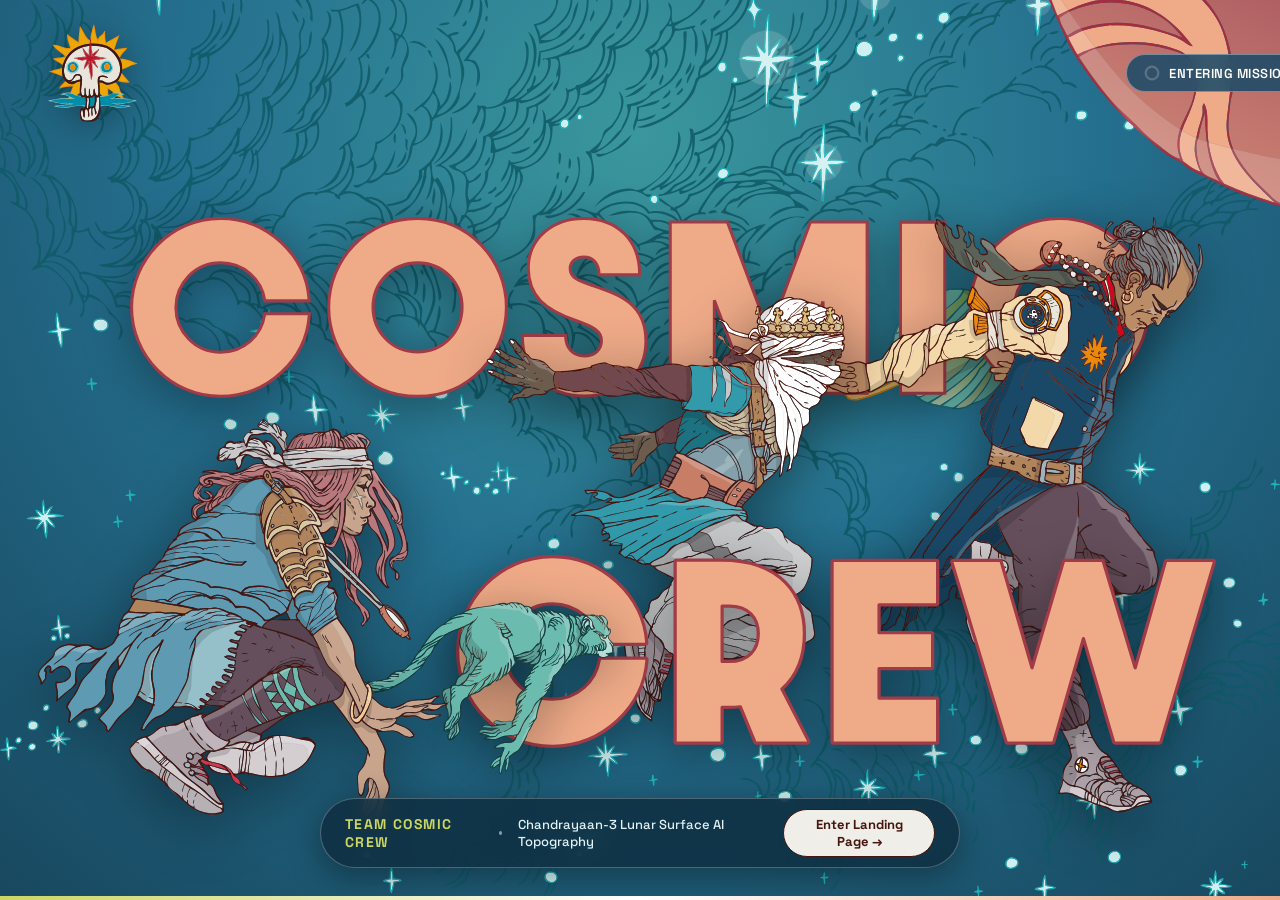
<file: lunar-landing/intro.html>
<!DOCTYPE html>
<html lang="en">
<head>
  <meta charset="UTF-8">
  <meta name="viewport" content="width=device-width, initial-scale=1.0">
  <title>Cosmic Crew — Starting Portal</title>
  <meta name="description" content="Cosmic Crew — Official Starting Window for Lunar Surface Topography AI">
  
  <link rel="preconnect" href="https://fonts.googleapis.com">
  <link rel="preconnect" href="https://fonts.gstatic.com" crossorigin>
  <link href="https://fonts.googleapis.com/css2?family=Inter:wght@400;500;600;700&family=Space+Grotesk:ital,wght@0,500;0,700;1,500;1,700&display=swap" rel="stylesheet">
  
  <link rel="stylesheet" href="cosmic-intro.css">
  <style>
    body {
      margin: 0;
      padding: 0;
      background: #18485f;
      overflow: hidden;
      font-family: 'Space Grotesk', sans-serif;
    }
  </style>
</head>
<body>

  <!-- Fullscreen Animated Cosmic Crew Window -->
  <div id="cosmic-intro-screen" class="cosmic-intro-overlay">
    <!-- Atmospheric Cosmic Layers -->
    <img src="assets/cosmic-crew/Clouds.svg" alt="Clouds" class="cc-clouds">
    <img src="assets/cosmic-crew/Stars.svg" alt="Stars" class="cc-stars">
    <img src="assets/cosmic-crew/OrangePlanet.svg" alt="Orange Planet" class="cc-orange-planet">
    <img src="assets/cosmic-crew/GreenPlanet.svg" alt="Green Planet" class="cc-green-planet">

    <!-- Top Navigation Bar -->
    <header class="cc-navbar">
      <div class="cc-brand-logo">
        <img src="assets/cosmic-crew/CosmicCrewSkull.svg" alt="Cosmic Crew Skull Logo" class="cc-skull-icon" id="cc-main-skull">
      </div>

      <nav class="cc-nav-menu">
        <!-- 3-Second Interactive Timer / Skip Button -->
        <button class="cc-timer-badge" id="skip-intro-btn" title="Click to skip into mission">
          <div class="cc-timer-ring-container">
            <svg class="cc-timer-ring-svg" viewBox="0 0 20 20">
              <circle cx="10" cy="10" r="7" fill="none" stroke="rgba(255,255,255,0.2)" stroke-width="2.5"></circle>
              <circle class="cc-timer-ring-circle" cx="10" cy="10" r="7" fill="none" stroke="#efab88" stroke-width="2.5"></circle>
            </svg>
          </div>
          <span>ENTERING MISSION <span id="countdown-sec">3</span>s</span>
        </button>
      </nav>
    </header>

    <!-- Main Visual Stage: Layered Artwork with Precise Z-Indexing -->
    <div class="cc-hero-stage">
      <!-- Big "COSMIC" Title -->
      <img src="assets/cosmic-crew/CosmicTitle.svg" alt="COSMIC" class="cc-cosmic-title">

      <!-- Characters Layering -->
      <img src="assets/cosmic-crew/CrewSamurai.svg" alt="Crew Samurai" class="cc-char-samurai">
      <img src="assets/cosmic-crew/CrewTurban.svg" alt="Crew Turban" class="cc-char-turban">
      <img src="assets/cosmic-crew/CrewTitle.svg" alt="CREW" class="cc-crew-title">
      <img src="assets/cosmic-crew/Monkey.svg" alt="Cosmic Monkey" class="cc-char-monkey">
      <img src="assets/cosmic-crew/CrewGirl.svg" alt="Crew Girl" class="cc-char-girl">
    </div>

    <!-- Floating Mission Status Badge -->
    <div class="cc-bottom-bar">
      <span class="cc-bottom-title">TEAM COSMIC CREW</span>
      <span class="cc-bottom-sep"></span>
      <span class="cc-bottom-desc">Chandrayaan-3 Lunar Surface AI Topography</span>
      <button class="cc-enter-now-btn" id="enter-now-btn">
        Enter Landing Page &rarr;
      </button>
    </div>

    <!-- 3-Second Linear Progress Bar -->
    <div class="cc-linear-progress">
      <div class="cc-linear-progress-fill"></div>
    </div>
  </div>

  <script>
    let remaining = 3;
    const countEl = document.getElementById('countdown-sec');
    const introScreen = document.getElementById('cosmic-intro-screen');

    const countdownInterval = setInterval(() => {
      remaining--;
      if (countEl && remaining >= 0) {
        countEl.textContent = remaining;
      }
      if (remaining <= 0) {
        clearInterval(countdownInterval);
        navigateNext();
      }
    }, 1000);

    function navigateNext() {
      clearInterval(countdownInterval);
      introScreen.classList.add('dismissed');
      setTimeout(() => {
        window.location.href = 'index.html?intro=done';
      }, 650);
    }

    document.getElementById('skip-intro-btn').addEventListener('click', navigateNext);
    document.getElementById('enter-now-btn').addEventListener('click', navigateNext);
    introScreen.addEventListener('click', (e) => {
      if (e.target.tagName !== 'A') {
        navigateNext();
      }
    });
  </script>
</body>
</html>
</file>
<file: lunar-landing/cosmic-intro.css>
/* ==========================================================================
   COSMIC CREW — STARTING WINDOW & ENTRANCE ANIMATION SYSTEM
   Pixel-perfect Doppelganger of https://cosmiccrewnft.webflow.io/
   ========================================================================== */

:root {
  --cc-khaki: #ccd662;
  --cc-steel-blue: #25708f;
  --cc-light-sea-green: #4eab98;
  --cc-maroon: #47150f;
  --cc-white-smoke: #efeee9;
  --cc-dark-slate-blue: #1a4968;
  --cc-light-salmon: #efab88;
}

/* Fullscreen Intro Overlay Container */
.cosmic-intro-overlay {
  position: fixed;
  inset: 0;
  width: 100vw;
  height: 100vh;
  z-index: 99999;
  background: radial-gradient(circle farthest-corner at 50% 15%, #3a979c 0%, #25708f 45%, #18485f 100%);
  overflow: hidden;
  user-select: none;
  transition: opacity 0.65s cubic-bezier(0.16, 1, 0.3, 1), 
              transform 0.65s cubic-bezier(0.16, 1, 0.3, 1),
              filter 0.65s cubic-bezier(0.16, 1, 0.3, 1);
}

.cosmic-intro-overlay.dismissed {
  opacity: 0;
  transform: scale(1.08);
  filter: blur(12px);
  pointer-events: none;
}

/* Background Cosmic Atmosphere */
.cc-clouds {
  position: absolute;
  top: 0;
  left: 0;
  width: 100%;
  height: 100%;
  object-fit: cover;
  opacity: 0.85;
  z-index: 1;
  pointer-events: none;
  animation: ccCloudsDrift 30s ease-in-out infinite alternate;
}

.cc-stars {
  position: absolute;
  top: -5%;
  left: 0;
  width: 100%;
  height: 110%;
  object-fit: cover;
  z-index: 2;
  pointer-events: none;
  animation: ccStarPulse 4s ease-in-out infinite alternate;
}

.cc-orange-planet {
  position: absolute;
  top: -60px;
  right: -60px;
  width: clamp(240px, 28vw, 420px);
  z-index: 3;
  pointer-events: none;
  animation: ccFloatPlanet 6s ease-in-out infinite alternate;
}

.cc-green-planet {
  position: absolute;
  top: 32%;
  right: 18%;
  width: clamp(140px, 16vw, 240px);
  z-index: 4;
  pointer-events: none;
  animation: ccFloatSubtle 5s ease-in-out infinite alternate-reverse;
}

/* Top Navigation Bar */
.cc-navbar {
  position: absolute;
  top: 0;
  left: 0;
  width: 100%;
  padding: 1.5rem 3rem;
  display: flex;
  justify-content: space-between;
  align-items: center;
  z-index: 50;
}

.cc-brand-logo {
  display: flex;
  align-items: center;
  gap: 12px;
  text-decoration: none;
  cursor: pointer;
}

.cc-skull-icon {
  width: clamp(60px, 7vw, 92px);
  height: auto;
  filter: drop-shadow(0 6px 16px rgba(0, 0, 0, 0.35));
  animation: ccSkullEntrance 1s cubic-bezier(0.16, 1, 0.3, 1) forwards,
             ccSkullGlow 3s ease-in-out 1s infinite alternate;
  transform-origin: center center;
}

.cc-nav-menu {
  display: flex;
  align-items: center;
  gap: 10px;
}

.cc-pill-btn {
  height: 38px;
  padding: 0 18px;
  background-color: var(--cc-white-smoke);
  border: 1.5px solid var(--cc-maroon);
  color: var(--cc-steel-blue);
  border-radius: 40px;
  font-family: 'Space Grotesk', 'Inter', sans-serif;
  font-size: 15px;
  font-style: italic;
  font-weight: 600;
  display: inline-flex;
  align-items: center;
  justify-content: center;
  text-decoration: none;
  cursor: pointer;
  box-shadow: 0 4px 12px rgba(0, 0, 0, 0.15);
  transition: all 0.25s cubic-bezier(0.16, 1, 0.3, 1);
}

.cc-pill-btn:hover {
  transform: translateY(-2px);
  background-color: #ffffff;
  color: var(--cc-maroon);
  box-shadow: 0 6px 16px rgba(0, 0, 0, 0.25);
}

.cc-icon-btn {
  width: 44px;
  height: 38px;
  padding: 0;
  background-color: var(--cc-white-smoke);
  border: 1.5px solid var(--cc-maroon);
  color: var(--cc-steel-blue);
  border-radius: 40px;
  display: inline-flex;
  align-items: center;
  justify-content: center;
  text-decoration: none;
  cursor: pointer;
  transition: all 0.25s cubic-bezier(0.16, 1, 0.3, 1);
}

.cc-icon-btn svg {
  width: 20px;
  height: 20px;
  fill: currentColor;
}

.cc-icon-btn:hover {
  transform: translateY(-2px);
  background-color: #ffffff;
  color: var(--cc-maroon);
}

/* 3-Second Countdown / Skip Button */
.cc-timer-badge {
  display: flex;
  align-items: center;
  gap: 8px;
  height: 38px;
  padding: 0 16px;
  background: rgba(23, 73, 104, 0.85);
  border: 1.5px solid rgba(255, 255, 255, 0.35);
  border-radius: 40px;
  backdrop-filter: blur(8px);
  color: #ffffff;
  font-family: 'Space Grotesk', monospace;
  font-size: 13px;
  font-weight: 600;
  letter-spacing: 0.04em;
  cursor: pointer;
  transition: all 0.2s ease;
}

.cc-timer-badge:hover {
  background: rgba(23, 73, 104, 1);
  border-color: #ffffff;
  transform: translateY(-2px);
}

.cc-timer-ring-container {
  position: relative;
  width: 18px;
  height: 18px;
}

.cc-timer-ring-svg {
  transform: rotate(-90deg);
  width: 18px;
  height: 18px;
}

.cc-timer-ring-circle {
  stroke-dasharray: 44;
  stroke-dashoffset: 0;
  animation: ccTimerProgress 3s linear forwards;
}

/* Main Hero Stage */
.cc-hero-stage {
  position: absolute;
  top: 50%;
  left: 50%;
  transform: translate(-50%, -46%);
  width: 100%;
  max-width: 1380px;
  height: clamp(520px, 72vh, 850px);
  z-index: 10;
  pointer-events: none;
}

/* Big "COSMIC" Title */
.cc-cosmic-title {
  position: absolute;
  top: 10%;
  left: 50%;
  transform: translateX(-50%);
  width: min(92%, 1020px);
  z-index: 6;
  opacity: 0;
  animation: ccCosmicFlyIn 1.1s cubic-bezier(0.16, 1, 0.3, 1) 0.15s forwards;
  filter: drop-shadow(0 10px 24px rgba(0, 0, 0, 0.35));
}

/* Big "CREW" Title */
.cc-crew-title {
  position: absolute;
  bottom: 8%;
  right: 5%;
  width: min(72%, 760px);
  z-index: 9;
  opacity: 0;
  animation: ccCrewFlyIn 1.1s cubic-bezier(0.16, 1, 0.3, 1) 0.25s forwards;
  filter: drop-shadow(0 10px 24px rgba(0, 0, 0, 0.35));
}

/* Characters with Exact Z-Index & Pop-up Animation */
.cc-char-girl {
  position: absolute;
  bottom: -4%;
  left: 3%;
  width: clamp(260px, 32vw, 440px);
  z-index: 12;
  opacity: 0;
  animation: ccCharGirlRise 1.25s cubic-bezier(0.16, 1, 0.3, 1) 0.3s forwards,
             ccCharGirlHover 4s ease-in-out 1.55s infinite alternate;
  filter: drop-shadow(0 14px 28px rgba(0, 0, 0, 0.4));
}

.cc-char-monkey {
  position: absolute;
  bottom: 4%;
  left: 24%;
  width: clamp(200px, 24vw, 340px);
  z-index: 11;
  opacity: 0;
  animation: ccCharMonkeyRise 1.25s cubic-bezier(0.16, 1, 0.3, 1) 0.35s forwards,
             ccCharMonkeyHover 3.8s ease-in-out 1.6s infinite alternate;
  filter: drop-shadow(0 12px 24px rgba(0, 0, 0, 0.4));
}

.cc-char-turban {
  position: absolute;
  bottom: 12%;
  left: 38%;
  width: clamp(240px, 28vw, 390px);
  z-index: 8;
  opacity: 0;
  animation: ccCharTurbanRise 1.25s cubic-bezier(0.16, 1, 0.3, 1) 0.4s forwards,
             ccCharTurbanHover 4.2s ease-in-out 1.65s infinite alternate;
  filter: drop-shadow(0 14px 28px rgba(0, 0, 0, 0.45));
}

.cc-char-samurai {
  position: absolute;
  bottom: -2%;
  right: 6%;
  width: clamp(250px, 30vw, 420px);
  z-index: 7;
  opacity: 0;
  animation: ccCharSamuraiRise 1.25s cubic-bezier(0.16, 1, 0.3, 1) 0.45s forwards,
             ccCharSamuraiHover 4s ease-in-out 1.7s infinite alternate;
  filter: drop-shadow(0 14px 28px rgba(0, 0, 0, 0.4));
}

/* Floating Mission Banner at Bottom */
.cc-bottom-bar {
  position: absolute;
  bottom: 2rem;
  left: 50%;
  transform: translateX(-50%);
  display: flex;
  align-items: center;
  gap: 16px;
  background: rgba(14, 45, 63, 0.82);
  border: 1px solid rgba(255, 255, 255, 0.25);
  backdrop-filter: blur(12px);
  padding: 10px 24px;
  border-radius: 999px;
  z-index: 60;
  box-shadow: 0 8px 32px rgba(0, 0, 0, 0.35);
  animation: ccBottomBarFade 1.2s ease-out 0.8s forwards;
  opacity: 0;
}

.cc-bottom-title {
  font-family: 'Space Grotesk', sans-serif;
  font-size: 14px;
  font-weight: 700;
  letter-spacing: 0.1em;
  color: var(--cc-khaki);
  text-transform: uppercase;
}

.cc-bottom-sep {
  width: 4px;
  height: 4px;
  border-radius: 50%;
  background: rgba(255, 255, 255, 0.5);
}

.cc-bottom-desc {
  font-size: 13px;
  color: #e2f1f5;
  font-weight: 500;
}

.cc-enter-now-btn {
  background: var(--cc-white-smoke);
  color: var(--cc-maroon);
  border: 1.5px solid var(--cc-maroon);
  border-radius: 999px;
  padding: 6px 16px;
  font-family: 'Space Grotesk', sans-serif;
  font-size: 13px;
  font-weight: 700;
  cursor: pointer;
  transition: all 0.2s ease;
  display: inline-flex;
  align-items: center;
  gap: 6px;
}

.cc-enter-now-btn:hover {
  background: #ffffff;
  transform: scale(1.05);
}

/* 3-Second Progress Bar Line across very bottom */
.cc-linear-progress {
  position: absolute;
  bottom: 0;
  left: 0;
  height: 4px;
  width: 100%;
  background: rgba(255, 255, 255, 0.15);
  z-index: 100;
}

.cc-linear-progress-fill {
  height: 100%;
  width: 0%;
  background: linear-gradient(90deg, var(--cc-khaki), #ffffff, var(--cc-light-salmon));
  animation: ccFillBar 3s linear forwards;
}

/* ==========================================================================
   KEYFRAME ANIMATIONS
   ========================================================================== */

@keyframes ccCosmicFlyIn {
  0% {
    transform: translate(-120vw, 0);
    opacity: 0;
  }
  70% {
    transform: translate(-48%, 0);
    opacity: 1;
  }
  100% {
    transform: translate(-50%, 0);
    opacity: 1;
  }
}

@keyframes ccCrewFlyIn {
  0% {
    transform: translate(120vw, 0);
    opacity: 0;
  }
  70% {
    transform: translate(2%, 0);
    opacity: 1;
  }
  100% {
    transform: translate(0, 0);
    opacity: 1;
  }
}

@keyframes ccCharGirlRise {
  0% {
    transform: translateY(110vh);
    opacity: 0;
  }
  75% {
    transform: translateY(-8px);
    opacity: 1;
  }
  100% {
    transform: translateY(0);
    opacity: 1;
  }
}

@keyframes ccCharMonkeyRise {
  0% {
    transform: translateY(110vh);
    opacity: 0;
  }
  75% {
    transform: translateY(-6px);
    opacity: 1;
  }
  100% {
    transform: translateY(0);
    opacity: 1;
  }
}

@keyframes ccCharTurbanRise {
  0% {
    transform: translateY(110vh);
    opacity: 0;
  }
  75% {
    transform: translateY(-10px);
    opacity: 1;
  }
  100% {
    transform: translateY(0);
    opacity: 1;
  }
}

@keyframes ccCharSamuraiRise {
  0% {
    transform: translateY(110vh);
    opacity: 0;
  }
  75% {
    transform: translateY(-8px);
    opacity: 1;
  }
  100% {
    transform: translateY(0);
    opacity: 1;
  }
}

@keyframes ccSkullEntrance {
  0% {
    transform: scale(0.3) rotate(-20deg);
    opacity: 0;
  }
  100% {
    transform: scale(1) rotate(0deg);
    opacity: 1;
  }
}

@keyframes ccSkullGlow {
  0% {
    filter: drop-shadow(0 6px 16px rgba(0, 0, 0, 0.35));
  }
  100% {
    filter: drop-shadow(0 0 24px rgba(239, 171, 136, 0.85)) drop-shadow(0 8px 24px rgba(0, 0, 0, 0.5));
  }
}

@keyframes ccTimerProgress {
  0% {
    stroke-dashoffset: 0;
  }
  100% {
    stroke-dashoffset: 44;
  }
}

@keyframes ccFillBar {
  0% {
    width: 0%;
  }
  100% {
    width: 100%;
  }
}

@keyframes ccFloatPlanet {
  0% {
    transform: translate(0, 0) rotate(0deg);
  }
  100% {
    transform: translate(-10px, 14px) rotate(3deg);
  }
}

@keyframes ccFloatSubtle {
  0% {
    transform: translate(0, 0);
  }
  100% {
    transform: translate(8px, -12px);
  }
}

@keyframes ccCharGirlHover {
  0% {
    transform: translateY(0);
  }
  100% {
    transform: translateY(-7px);
  }
}

@keyframes ccCharMonkeyHover {
  0% {
    transform: translateY(0);
  }
  100% {
    transform: translateY(-6px);
  }
}

@keyframes ccCharTurbanHover {
  0% {
    transform: translateY(0);
  }
  100% {
    transform: translateY(-8px);
  }
}

@keyframes ccCharSamuraiHover {
  0% {
    transform: translateY(0);
  }
  100% {
    transform: translateY(-6px);
  }
}

@keyframes ccCloudsDrift {
  0% {
    transform: scale(1) translate(0, 0);
  }
  100% {
    transform: scale(1.04) translate(-20px, 10px);
  }
}

@keyframes ccStarPulse {
  0% {
    opacity: 0.8;
    transform: scale(0.99);
  }
  100% {
    opacity: 1;
    transform: scale(1.02);
  }
}

@keyframes ccBottomBarFade {
  0% {
    opacity: 0;
    transform: translate(-50%, 20px);
  }
  100% {
    opacity: 1;
    transform: translate(-50%, 0);
  }
}

/* ==========================================================================
   LANDING PAGE HEADER BRANDING WITH COSMIC CREW LOGO
   ========================================================================== */

.brand-cosmic-crew {
  display: flex;
  align-items: center;
  gap: 14px;
  text-decoration: none;
  cursor: pointer;
  user-select: none;
  padding: 6px 12px;
  border-radius: 12px;
  background: rgba(255, 255, 255, 0.03);
  border: 1px solid rgba(255, 255, 255, 0.08);
  transition: all 0.3s cubic-bezier(0.16, 1, 0.3, 1);
}

.brand-cosmic-crew:hover {
  background: rgba(255, 255, 255, 0.08);
  border-color: rgba(239, 171, 136, 0.4);
  transform: translateY(-2px);
  box-shadow: 0 8px 24px rgba(0, 0, 0, 0.3);
}

.brand-skull-mini {
  width: 38px;
  height: auto;
  filter: drop-shadow(0 2px 8px rgba(0, 0, 0, 0.4));
  transition: transform 0.4s ease;
}

.brand-cosmic-crew:hover .brand-skull-mini {
  transform: rotate(-8deg) scale(1.1);
}

.brand-text-group {
  display: flex;
  flex-direction: column;
}

.brand-name {
  font-family: 'Space Grotesk', sans-serif;
  font-size: 1.15rem;
  font-weight: 700;
  color: #ffffff;
  letter-spacing: -0.01em;
  display: flex;
  align-items: center;
  gap: 6px;
}

.brand-badge {
  font-size: 0.65rem;
  font-weight: 700;
  padding: 2px 6px;
  border-radius: 4px;
  background: var(--cc-light-salmon);
  color: var(--cc-maroon);
  letter-spacing: 0.05em;
  text-transform: uppercase;
}

.brand-subtext {
  font-size: 0.72rem;
  color: var(--text-muted);
  letter-spacing: 0.04em;
  text-transform: uppercase;
}

/* Replay Intro Button in Header */
.btn-replay-intro {
  display: inline-flex;
  align-items: center;
  gap: 8px;
  background: rgba(255, 255, 255, 0.05);
  border: 1px solid rgba(255, 255, 255, 0.12);
  color: var(--text-white);
  padding: 8px 16px;
  border-radius: 999px;
  font-size: 0.85rem;
  font-weight: 500;
  cursor: pointer;
  transition: all 0.25s ease;
}

.btn-replay-intro:hover {
  background: rgba(239, 171, 136, 0.15);
  border-color: var(--cc-light-salmon);
  color: #ffffff;
  transform: translateY(-2px);
}
</file>
